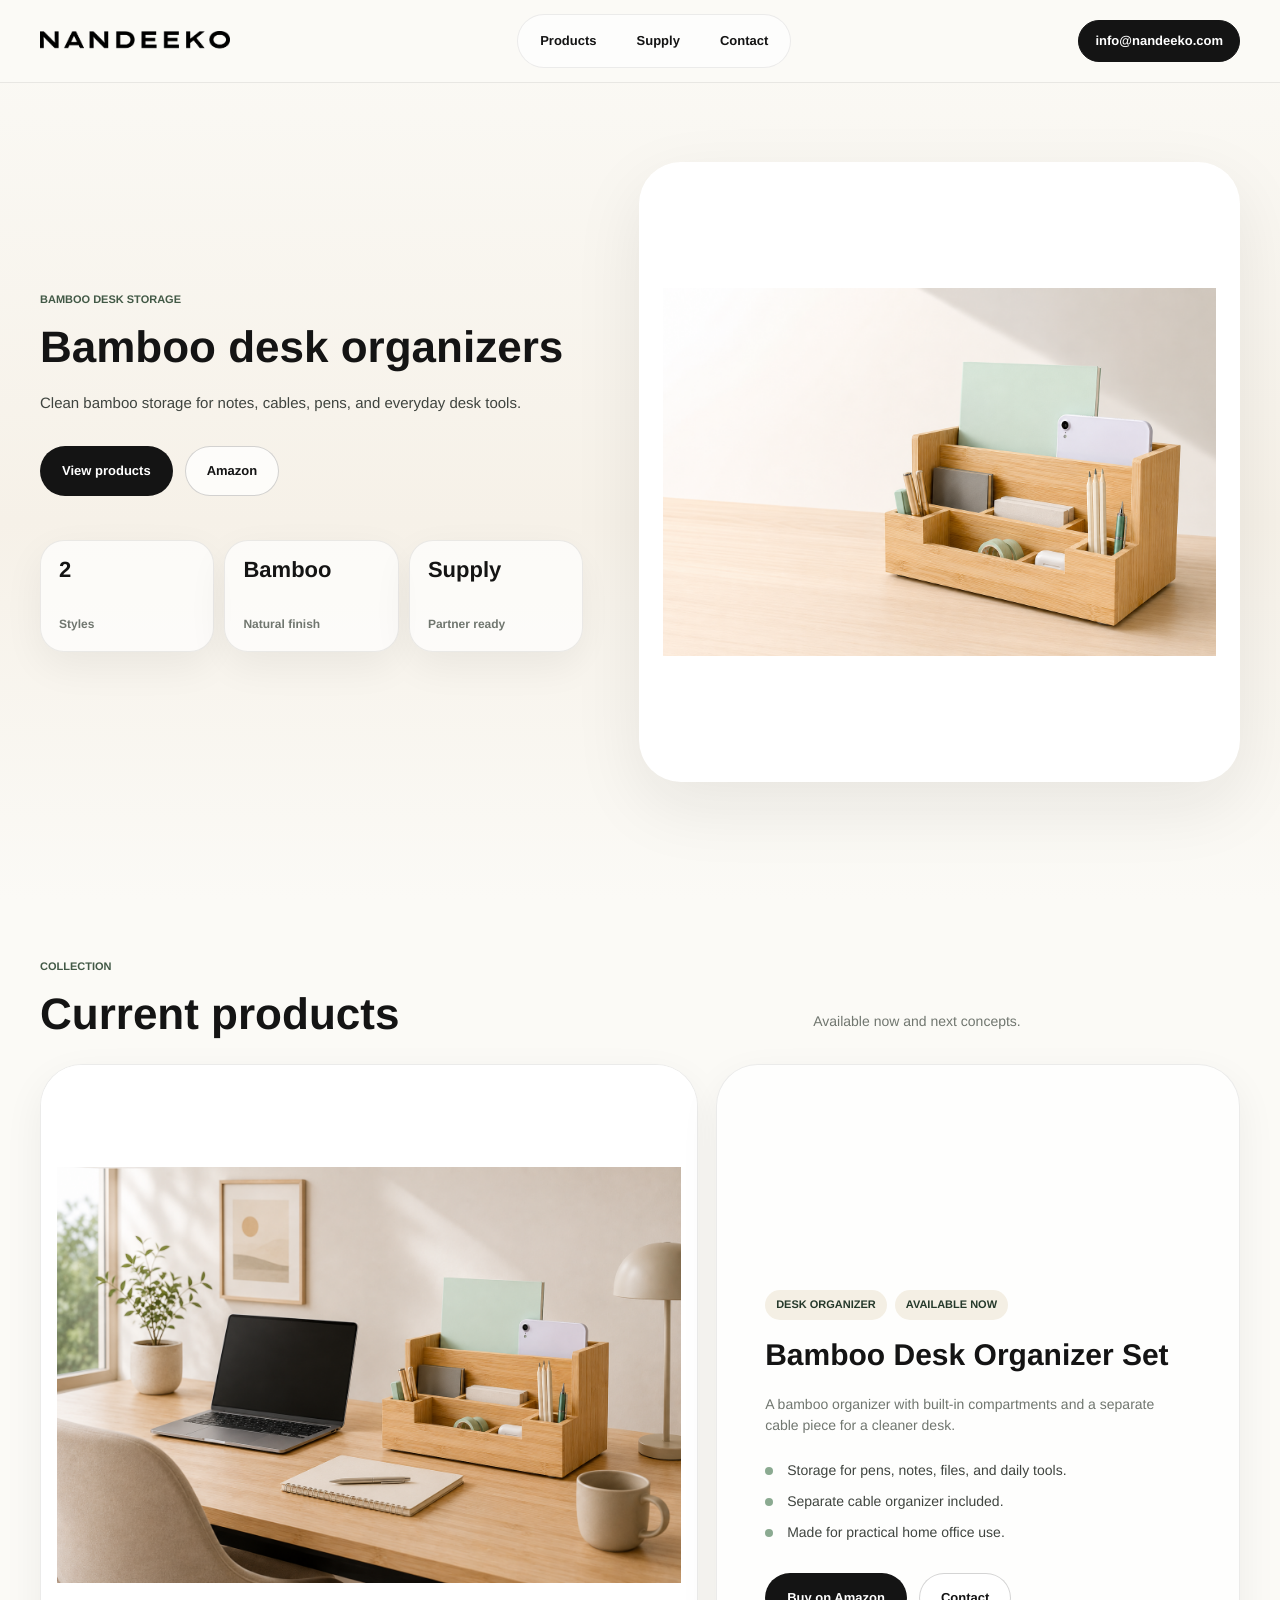
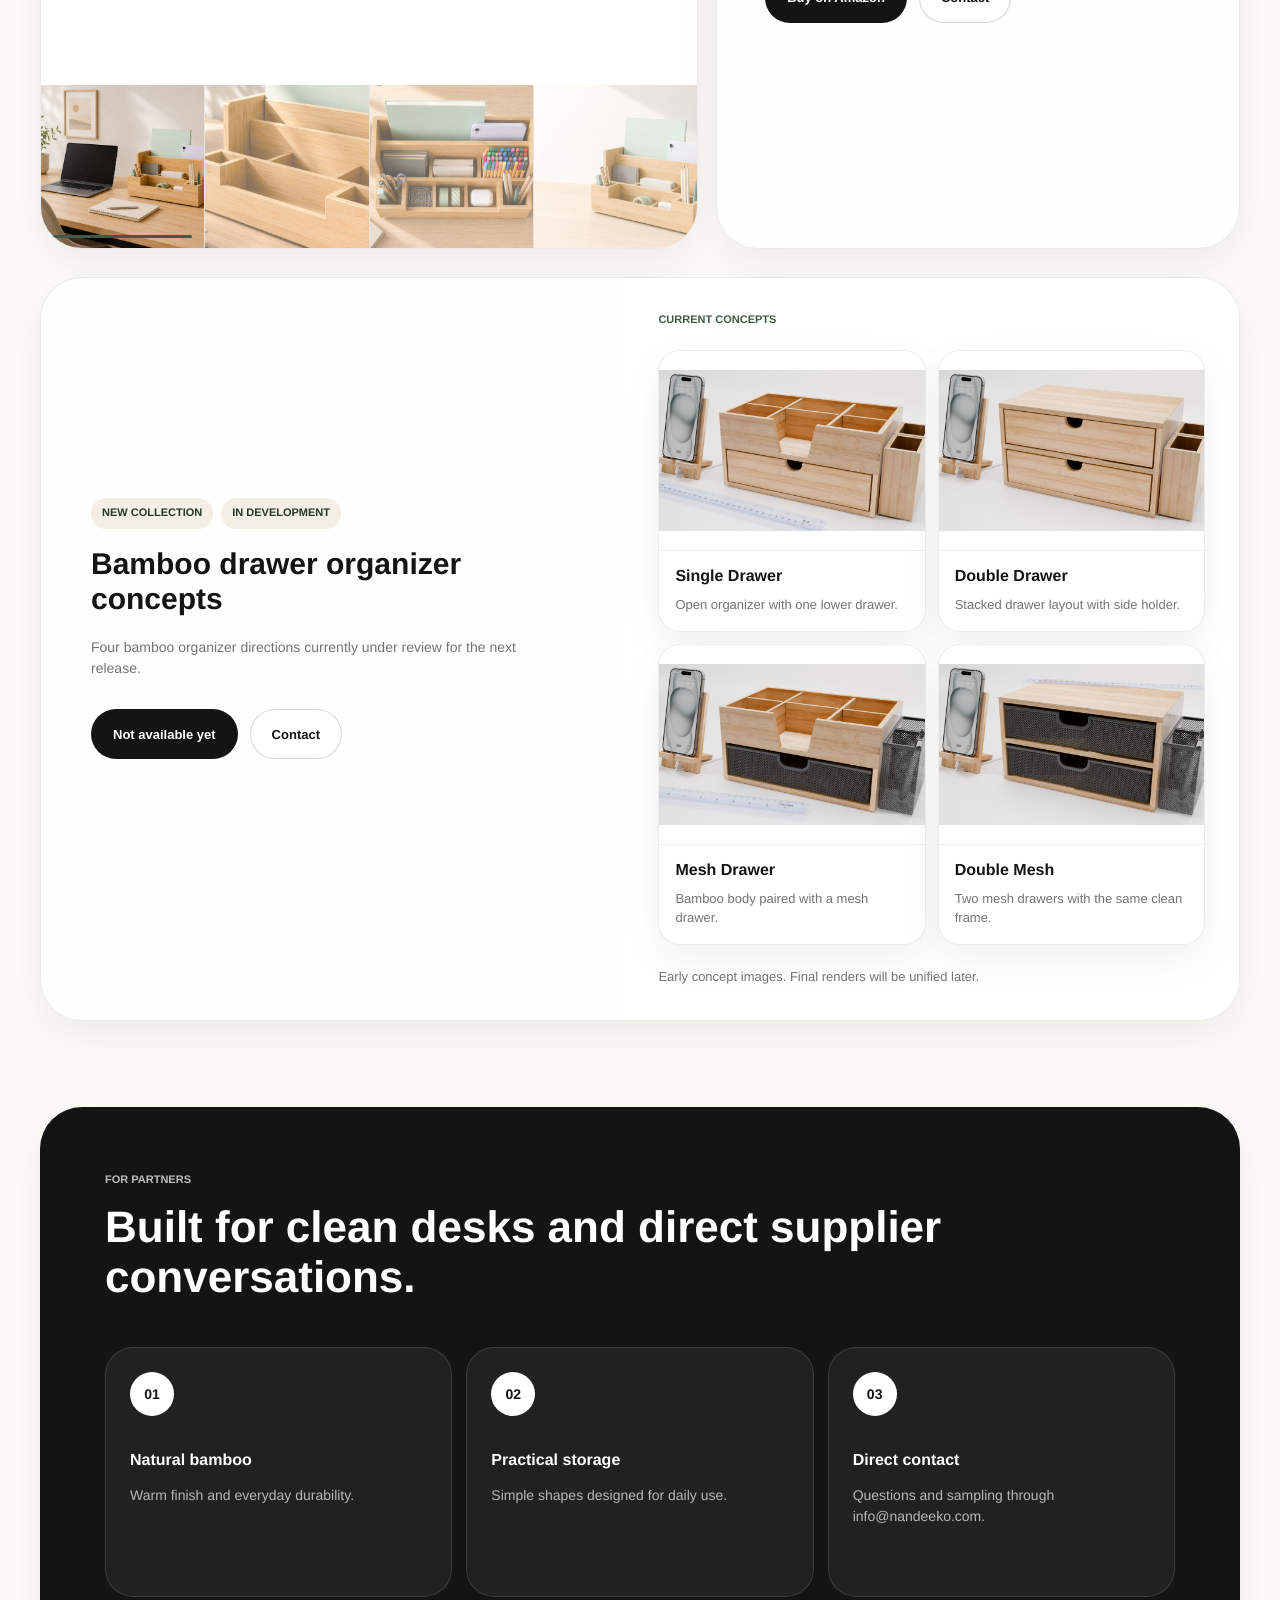
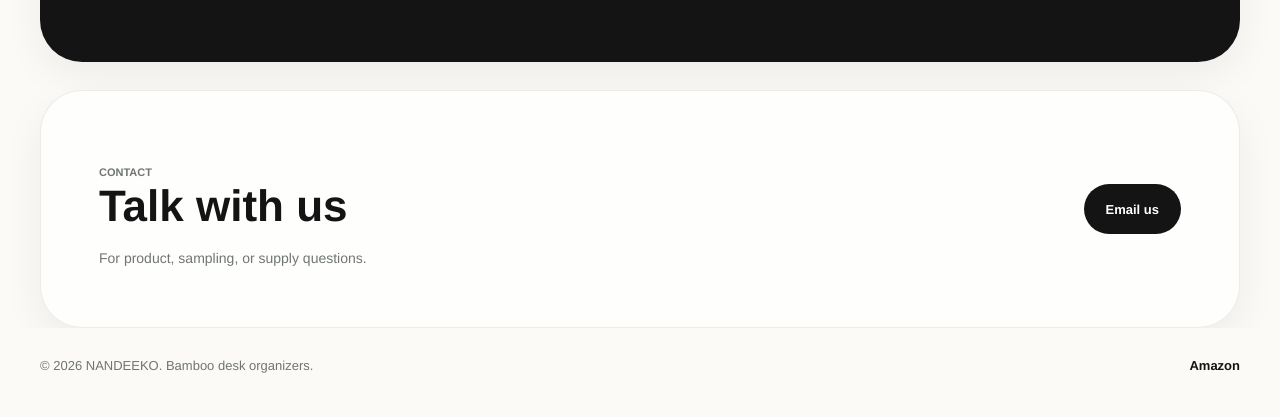
<file: index.html>
<!doctype html>
<html lang="en">
  <head>
    <meta charset="utf-8">
    <meta name="viewport" content="width=device-width, initial-scale=1">
    <title>NANDEEKO | Bamboo Desk Organizers</title>
    <meta
      name="description"
      content="NANDEEKO creates bamboo desk organizers for clean storage, simple cable control, and everyday workspace use."
    >
    <link rel="canonical" href="https://nandeeko.com/">
    <meta property="og:type" content="website">
    <meta property="og:title" content="NANDEEKO | Bamboo Desk Organizers">
    <meta
      property="og:description"
      content="A clean product catalog for NANDEEKO bamboo desk organizers."
    >
    <meta property="og:url" content="https://nandeeko.com/">
    <meta property="og:image" content="https://nandeeko.com/assets/fba001-hero-render.png">
    <meta name="twitter:card" content="summary_large_image">
    <link rel="icon" type="image/png" sizes="32x32" href="assets/favicon-32x32.png">
    <link rel="stylesheet" href="styles.css?v=13">
  </head>
  <body>
    <a class="skip-link" href="#products">Skip to products</a>

    <header class="site-header">
      <nav class="nav" aria-label="Primary navigation">
        <a class="brand" href="#" aria-label="NANDEEKO home">
          <img src="assets/nandeeko-logo.png?v=2" alt="NANDEEKO">
        </a>
        <div class="nav-links">
          <a href="#products">Products</a>
          <a href="#sourcing">Supply</a>
          <a href="#contact">Contact</a>
        </div>
        <a class="nav-cta" href="mailto:info@nandeeko.com">info@nandeeko.com</a>
      </nav>
    </header>

    <main>
      <section class="hero" aria-labelledby="hero-title">
        <img
          class="hero-image"
          src="assets/fba001-hero-render.png"
          alt="NANDEEKO bamboo desk organizer hero render"
        >
        <div class="hero-overlay" aria-hidden="true"></div>
        <div class="hero-inner">
          <p class="eyebrow">Bamboo desk storage</p>
          <h1 id="hero-title">Bamboo desk organizers</h1>
          <p class="hero-lede">
            Clean bamboo storage for notes, cables, pens, and everyday desk tools.
          </p>
          <div class="hero-actions">
            <a class="button button-primary" href="#products">View products</a>
            <a class="button button-light" href="https://www.amazon.com/dp/B0DG7K2MKN" target="_blank" rel="noopener noreferrer">
              Amazon
            </a>
          </div>
          <div class="hero-facts" aria-label="Catalog highlights">
            <div>
              <strong>2</strong>
              <span>Styles</span>
            </div>
            <div>
              <strong>Bamboo</strong>
              <span>Natural finish</span>
            </div>
            <div>
              <strong>Supply</strong>
              <span>Partner ready</span>
            </div>
          </div>
        </div>
      </section>

      <section class="section section-heading" id="products" aria-labelledby="products-title">
        <p class="eyebrow">Collection</p>
        <div class="section-heading-row">
          <h2 id="products-title">Current products</h2>
          <p>
            Available now and next concepts.
          </p>
        </div>
      </section>

      <section class="product-feature" aria-label="Bamboo Wood Desk Organizer">
        <div class="gallery-shell" data-gallery>
          <div class="gallery-stage">
            <img
              class="gallery-main"
              src="assets/fba001-desk-context-render.png"
              alt="Bamboo Wood Desk Organizer render"
              data-gallery-main
            >
          </div>
          <div class="gallery-thumbs" aria-label="Bamboo Wood Desk Organizer photos">
            <button class="thumb is-active" type="button" data-image="assets/fba001-desk-context-render.png" aria-label="Show product render 1">
              <img src="assets/fba001-desk-context-render.png" alt="">
            </button>
            <button class="thumb" type="button" data-image="assets/fba001-detail-render.png" aria-label="Show product render 2">
              <img src="assets/fba001-detail-render.png" alt="">
            </button>
            <button class="thumb" type="button" data-image="assets/fba001-top-view-render.png" aria-label="Show product render 3">
              <img src="assets/fba001-top-view-render.png" alt="">
            </button>
            <button class="thumb" type="button" data-image="assets/fba001-hero-render.png" aria-label="Show product render 4">
              <img src="assets/fba001-hero-render.png" alt="">
            </button>
          </div>
        </div>

        <article class="product-detail">
          <div class="product-meta">
            <span>Desk organizer</span>
            <span>Available now</span>
          </div>
          <h3>Bamboo Desk Organizer Set</h3>
          <p>
            A bamboo organizer with built-in compartments and a separate cable piece for a cleaner desk.
          </p>
          <ul class="product-points">
            <li>Storage for pens, notes, files, and daily tools.</li>
            <li>Separate cable organizer included.</li>
            <li>Made for practical home office use.</li>
          </ul>
          <div class="product-actions">
            <a
              class="button button-primary"
              href="https://www.amazon.com/dp/B0DG7K2MKN"
              target="_blank"
              rel="noopener noreferrer"
            >
              Buy on Amazon
            </a>
            <a class="button button-secondary" href="mailto:info@nandeeko.com?subject=NANDEEKO%20Desk%20Organizer%20inquiry">
              Contact
            </a>
          </div>
        </article>
      </section>

      <section class="product-secondary" aria-label="Upcoming product">
        <article class="upcoming-product">
          <div class="upcoming-copy">
            <div class="product-meta">
              <span>New collection</span>
              <span>In development</span>
            </div>
            <h3>Bamboo drawer organizer concepts</h3>
            <p>
              Four bamboo organizer directions currently under review for the next release.
            </p>
            <div class="product-actions">
              <button class="button button-primary" type="button" data-unavailable>
                Not available yet
              </button>
              <a class="button button-secondary" href="mailto:info@nandeeko.com?subject=NANDEEKO%20New%20collection%20inquiry">
                Contact
              </a>
            </div>
            <p class="availability-message" data-unavailable-message aria-live="polite"></p>
          </div>
          <div class="upcoming-variants" aria-label="New organizer concept variants">
            <div class="variant-board">
              <p class="variant-board-label">Current concepts</p>
              <div class="variant-grid">
                <article class="variant-card">
                  <div class="variant-card-media">
                    <img src="assets/fba002-1-render.png" alt="Single drawer organizer concept render">
                  </div>
                  <div class="variant-card-copy">
                    <strong>Single Drawer</strong>
                    <span>Open organizer with one lower drawer.</span>
                  </div>
                </article>
                <article class="variant-card">
                  <div class="variant-card-media">
                    <img src="assets/fba002-2-render.png" alt="Double drawer organizer concept render">
                  </div>
                  <div class="variant-card-copy">
                    <strong>Double Drawer</strong>
                    <span>Stacked drawer layout with side holder.</span>
                  </div>
                </article>
                <article class="variant-card">
                  <div class="variant-card-media">
                    <img src="assets/fba002-3-render.png" alt="Mesh drawer organizer concept render">
                  </div>
                  <div class="variant-card-copy">
                    <strong>Mesh Drawer</strong>
                    <span>Bamboo body paired with a mesh drawer.</span>
                  </div>
                </article>
                <article class="variant-card">
                  <div class="variant-card-media">
                    <img src="assets/fba002-4-render.png" alt="Double mesh drawer organizer concept render">
                  </div>
                  <div class="variant-card-copy">
                    <strong>Double Mesh</strong>
                    <span>Two mesh drawers with the same clean frame.</span>
                  </div>
                </article>
              </div>
              <p class="variant-board-note">
                Early concept images. Final renders will be unified later.
              </p>
            </div>
          </div>
        </article>
      </section>

      <section class="sourcing-section" id="sourcing" aria-labelledby="sourcing-title">
        <div>
          <p class="eyebrow">For partners</p>
          <h2 id="sourcing-title">Built for clean desks and direct supplier conversations.</h2>
        </div>
        <div class="sourcing-grid">
          <article>
            <span>01</span>
            <h3>Natural bamboo</h3>
            <p>Warm finish and everyday durability.</p>
          </article>
          <article>
            <span>02</span>
            <h3>Practical storage</h3>
            <p>Simple shapes designed for daily use.</p>
          </article>
          <article>
            <span>03</span>
            <h3>Direct contact</h3>
            <p>Questions and sampling through info@nandeeko.com.</p>
          </article>
        </div>
      </section>

      <section class="contact-section" id="contact" aria-labelledby="contact-title">
        <div>
          <p class="eyebrow">Contact</p>
          <h2 id="contact-title">Talk with us</h2>
          <p>For product, sampling, or supply questions.</p>
        </div>
        <a class="button button-primary" href="mailto:info@nandeeko.com">Email us</a>
      </section>
    </main>

    <footer class="site-footer">
      <p>&copy; <span data-year></span> NANDEEKO. Bamboo desk organizers.</p>
      <a href="https://www.amazon.com/dp/B0DG7K2MKN" target="_blank" rel="noopener noreferrer">
        Amazon
      </a>
    </footer>

    <script src="script.js?v=7"></script>
  </body>
</html>
</file>
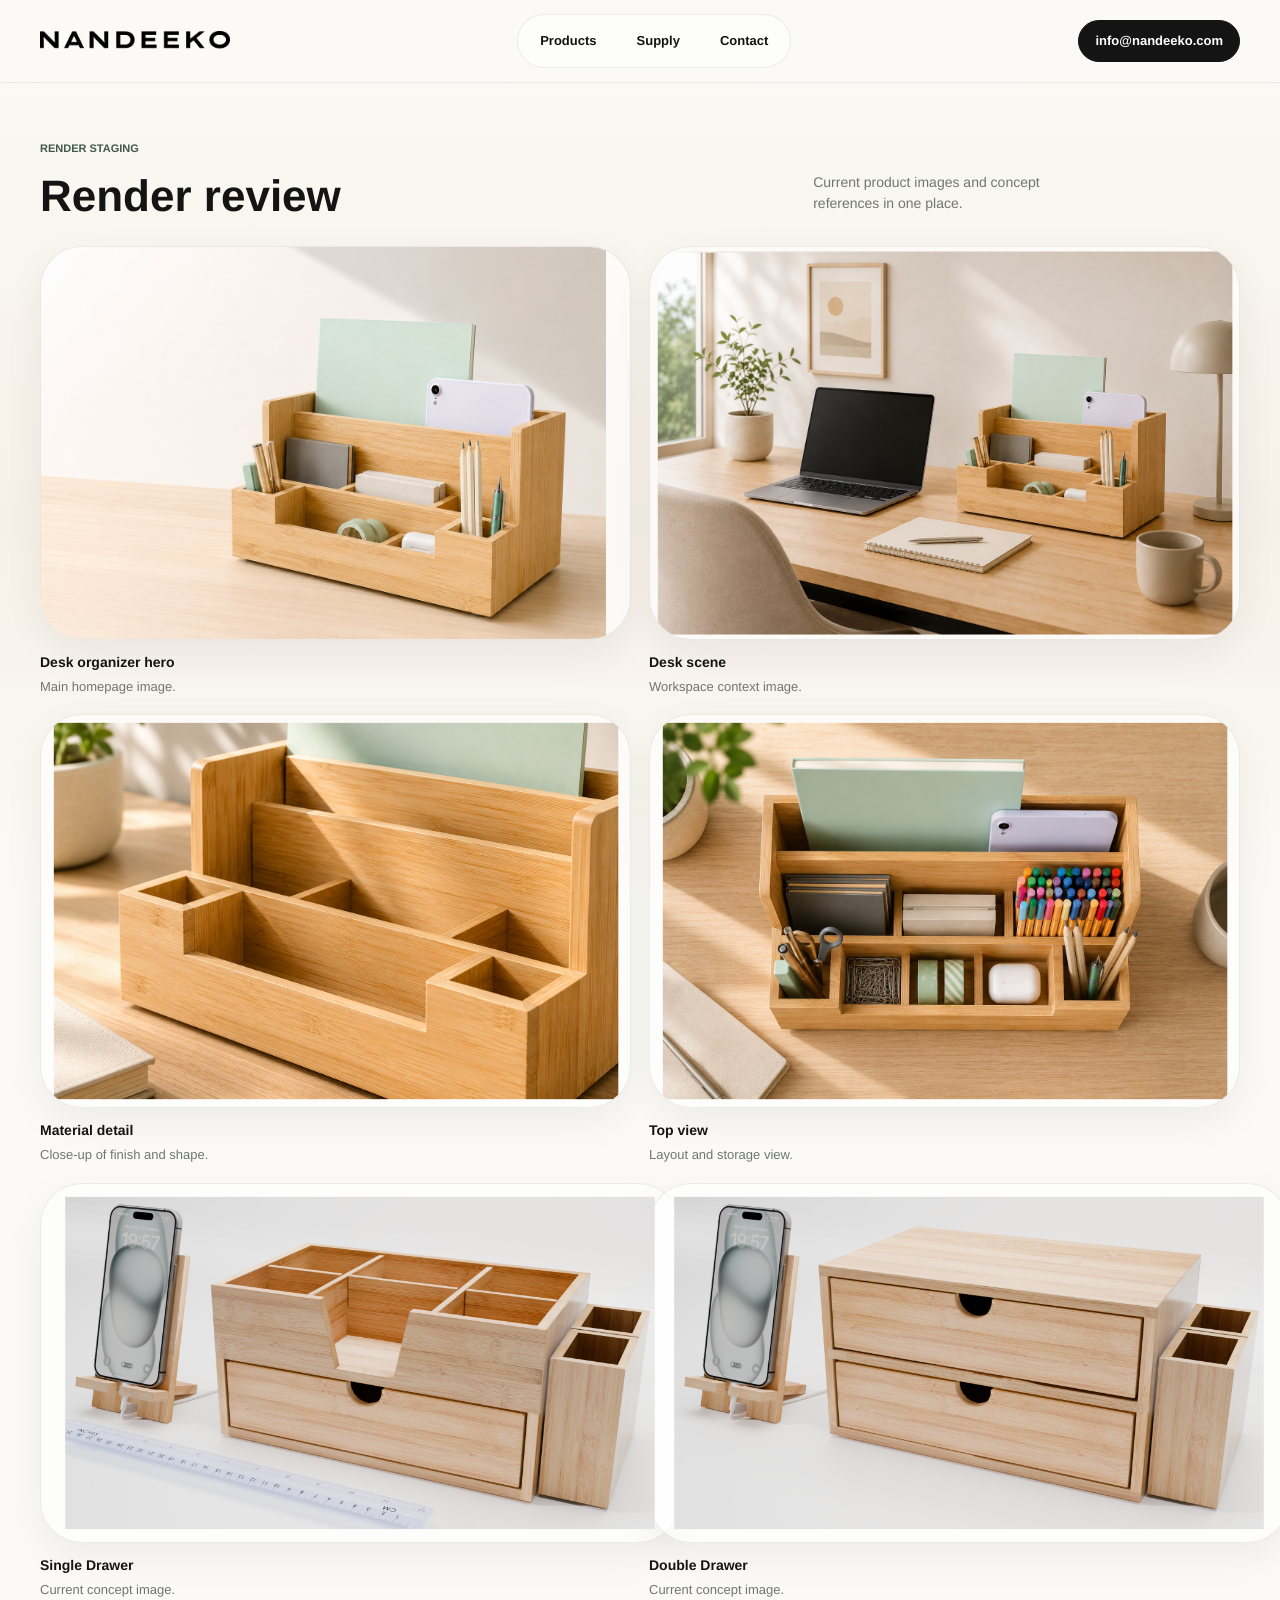
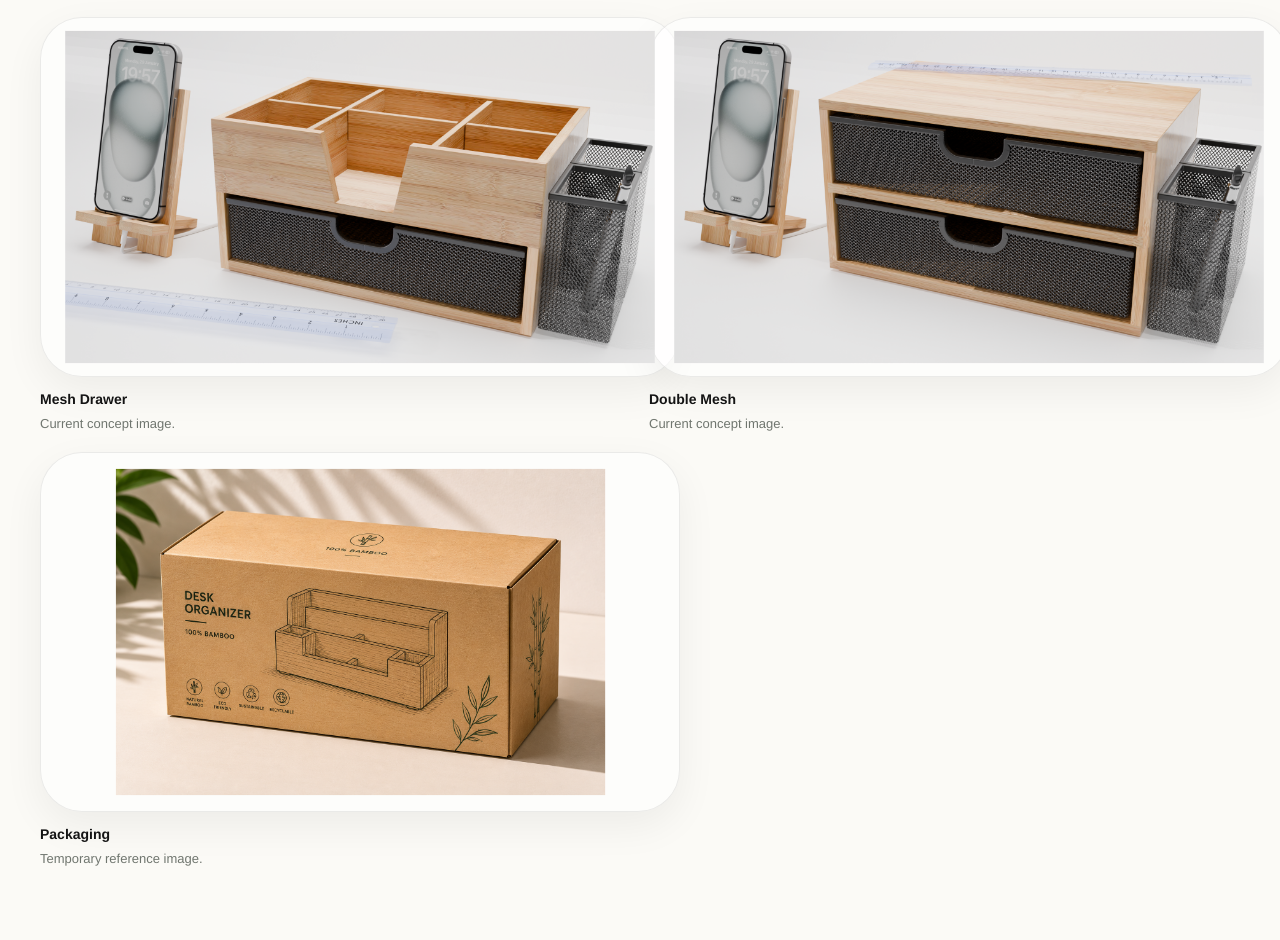
<file: renders.html>
<!doctype html>
<html lang="en">
  <head>
    <meta charset="utf-8">
    <meta name="viewport" content="width=device-width, initial-scale=1">
    <title>NANDEEKO | Render Staging</title>
    <meta name="robots" content="noindex">
    <link rel="icon" type="image/png" sizes="32x32" href="assets/favicon-32x32.png">
    <link rel="stylesheet" href="styles.css?v=13">
  </head>
  <body>
    <header class="site-header">
      <nav class="nav" aria-label="Primary navigation">
        <a class="brand" href="index.html" aria-label="NANDEEKO home">
          <img src="assets/nandeeko-logo.png?v=2" alt="NANDEEKO">
        </a>
        <div class="nav-links">
          <a href="index.html#products">Products</a>
          <a href="index.html#sourcing">Supply</a>
          <a href="index.html#contact">Contact</a>
        </div>
        <a class="nav-cta" href="mailto:info@nandeeko.com">info@nandeeko.com</a>
      </nav>
    </header>

    <main class="staging-page">
      <section class="section section-heading">
        <p class="eyebrow">Render staging</p>
        <div class="section-heading-row">
          <h1>Render review</h1>
          <p>
            Current product images and concept references in one place.
          </p>
        </div>
      </section>

      <section class="render-grid" aria-label="Future render placeholders">
        <figure
          class="render-slot"
          style="--slot-ratio: 3 / 2; --slot-scale: 1.24; --slot-shift-x: -8%;"
          data-render-src="assets/fba001-hero-render.png"
          data-render-alt="Desk organizer hero render"
        >
          <div class="render-slot-media render-placeholder">Desk organizer hero</div>
          <figcaption>
            <strong>Desk organizer hero</strong>
            <span>Main homepage image.</span>
          </figcaption>
        </figure>
        <figure
          class="render-slot"
          style="--slot-ratio: 3 / 2; --slot-scale: 1.14;"
          data-render-src="assets/fba001-desk-context-render.png"
          data-render-alt="Desk organizer desk scene"
        >
          <div class="render-slot-media render-placeholder">Desk scene</div>
          <figcaption>
            <strong>Desk scene</strong>
            <span>Workspace context image.</span>
          </figcaption>
        </figure>
        <figure
          class="render-slot"
          style="--slot-ratio: 3 / 2; --slot-scale: 1.12;"
          data-render-src="assets/fba001-detail-render.png"
          data-render-alt="Desk organizer detail render"
        >
          <div class="render-slot-media render-placeholder">Material detail</div>
          <figcaption>
            <strong>Material detail</strong>
            <span>Close-up of finish and shape.</span>
          </figcaption>
        </figure>
        <figure
          class="render-slot"
          style="--slot-ratio: 3 / 2; --slot-scale: 1.12;"
          data-render-src="assets/fba001-top-view-render.png"
          data-render-alt="Desk organizer top view render"
        >
          <div class="render-slot-media render-placeholder">Top view</div>
          <figcaption>
            <strong>Top view</strong>
            <span>Layout and storage view.</span>
          </figcaption>
        </figure>
        <figure
          class="render-slot"
          style="--slot-ratio: 16 / 9; --slot-scale: 1.1;"
          data-render-src="assets/fba002-1-render.png"
          data-render-alt="Single drawer concept render"
        >
          <div class="render-slot-media render-placeholder">Single Drawer</div>
          <figcaption>
            <strong>Single Drawer</strong>
            <span>Current concept image.</span>
          </figcaption>
        </figure>
        <figure
          class="render-slot"
          style="--slot-ratio: 16 / 9; --slot-scale: 1.1;"
          data-render-src="assets/fba002-2-render.png"
          data-render-alt="Double drawer concept render"
        >
          <div class="render-slot-media render-placeholder">Double Drawer</div>
          <figcaption>
            <strong>Double Drawer</strong>
            <span>Current concept image.</span>
          </figcaption>
        </figure>
        <figure
          class="render-slot"
          style="--slot-ratio: 16 / 9; --slot-scale: 1.1;"
          data-render-src="assets/fba002-3-render.png"
          data-render-alt="Mesh drawer concept render"
        >
          <div class="render-slot-media render-placeholder">Mesh Drawer</div>
          <figcaption>
            <strong>Mesh Drawer</strong>
            <span>Current concept image.</span>
          </figcaption>
        </figure>
        <figure
          class="render-slot"
          style="--slot-ratio: 16 / 9; --slot-scale: 1.1;"
          data-render-src="assets/fba002-4-render.png"
          data-render-alt="Double mesh concept render"
        >
          <div class="render-slot-media render-placeholder">Double Mesh</div>
          <figcaption>
            <strong>Double Mesh</strong>
            <span>Current concept image.</span>
          </figcaption>
        </figure>
        <figure
          class="render-slot"
          style="--slot-ratio: 16 / 9; --slot-scale: 1.08;"
          data-render-src="assets/future-renders/packaging-render.png"
          data-render-alt="Packaging render"
        >
          <div class="render-slot-media render-placeholder">Packaging render</div>
          <figcaption>
            <strong>Packaging</strong>
            <span>Temporary reference image.</span>
          </figcaption>
        </figure>
      </section>
    </main>

    <script src="script.js?v=7"></script>
  </body>
</html>
</file>
<file: styles.css>
:root {
  --ink: #141414;
  --ink-soft: #3f443f;
  --muted: #70766f;
  --line: #e7e3dc;
  --paper: #fbfaf6;
  --surface: #ffffff;
  --cream: #f4efe4;
  --cream-strong: #ede4d9;
  --sage: #8baa91;
  --moss: #425946;
  --moss-dark: #25392b;
  --earth: #a68a64;
  --shadow: 0 24px 70px rgba(20, 20, 20, 0.08);
  --shadow-soft: 0 14px 40px rgba(20, 20, 20, 0.06);
  --radius-xl: 42px;
  --radius-lg: 28px;
  --radius-md: 18px;
  --radius-sm: 12px;
  --content: 1200px;
}

* {
  box-sizing: border-box;
}

html {
  scroll-behavior: smooth;
}

body {
  margin: 0;
  background: var(--paper);
  color: var(--ink);
  font-family: Inter, Arial, Helvetica, sans-serif;
  font-size: 14px;
  line-height: 1.5;
  text-rendering: geometricPrecision;
}

body::before {
  content: "";
  position: fixed;
  inset: 0;
  z-index: -1;
  pointer-events: none;
  background: linear-gradient(180deg, #fbfaf6 0%, #f6f1e8 58%, #fbfaf6 100%);
}

img {
  display: block;
  max-width: 100%;
}

a {
  color: inherit;
}

button,
input,
textarea,
select {
  font: inherit;
}

.skip-link {
  position: absolute;
  left: 16px;
  top: -52px;
  z-index: 20;
  border-radius: 999px;
  background: var(--ink);
  color: #ffffff;
  padding: 10px 14px;
  text-decoration: none;
}

.skip-link:focus {
  top: 16px;
}

.site-header {
  position: sticky;
  top: 0;
  z-index: 10;
  border-bottom: 1px solid rgba(20, 20, 20, 0.08);
  background: rgba(251, 250, 246, 0.88);
  backdrop-filter: blur(18px);
}

.nav {
  width: min(var(--content), calc(100% - 48px));
  min-height: 82px;
  margin: 0 auto;
  display: grid;
  grid-template-columns: auto 1fr auto;
  align-items: center;
  gap: 30px;
}

.brand {
  width: 190px;
  display: inline-flex;
  align-items: center;
  text-decoration: none;
}

.brand img {
  width: 100%;
  height: auto;
}

.nav-links {
  justify-self: center;
  display: flex;
  align-items: center;
  gap: 8px;
  border: 1px solid rgba(20, 20, 20, 0.08);
  border-radius: 999px;
  background: rgba(255, 255, 255, 0.72);
  padding: 6px;
}

.nav-links a,
.nav-cta {
  border-radius: 999px;
  padding: 10px 16px;
  color: var(--ink);
  font-size: 13px;
  font-weight: 650;
  text-decoration: none;
  transition: background-color 180ms ease, color 180ms ease, transform 180ms ease;
}

.nav-links a:hover,
.nav-links a:focus-visible {
  background: var(--cream);
}

.nav-cta {
  justify-self: end;
  border: 1px solid var(--ink);
  background: var(--ink);
  color: #ffffff;
}

.nav-cta:hover,
.nav-cta:focus-visible {
  transform: translateY(-1px);
  background: var(--moss-dark);
}

main {
  overflow: hidden;
}

#products,
#sourcing,
#contact {
  scroll-margin-top: 104px;
}

.hero {
  width: min(var(--content), calc(100% - 48px));
  min-height: calc(100vh - 82px);
  margin: 0 auto;
  padding: 34px 0 74px;
  display: grid;
  grid-template-columns: minmax(0, 0.95fr) minmax(390px, 1.05fr);
  gap: 56px;
  align-items: center;
}

.hero::before {
  content: "";
  grid-column: 1 / -1;
  grid-row: 1;
  display: none;
}

.hero-image {
  grid-column: 2;
  grid-row: 1;
  width: 100%;
  height: min(620px, calc(100vh - 155px));
  min-height: 470px;
  border-radius: var(--radius-xl);
  background: #ffffff;
  object-fit: contain;
  object-position: center;
  padding: 24px;
  box-shadow: var(--shadow);
}

.hero-overlay {
  display: none;
}

.hero-inner {
  grid-column: 1;
  grid-row: 1;
  align-self: center;
}

.eyebrow {
  margin: 0 0 14px;
  color: var(--moss);
  font-size: 11px;
  font-weight: 760;
  letter-spacing: 0;
  text-transform: uppercase;
}

h1,
h2,
h3,
p {
  overflow-wrap: break-word;
}

h1,
h2,
h3 {
  margin: 0;
  color: var(--ink);
  letter-spacing: 0;
}

h1 {
  max-width: 620px;
  font-size: 44px;
  line-height: 1.13;
  font-weight: 660;
}

h2 {
  font-size: 44px;
  line-height: 1.14;
  font-weight: 660;
}

h3 {
  font-size: 30px;
  line-height: 1.18;
  font-weight: 660;
}

.hero-lede {
  max-width: 560px;
  margin: 20px 0 0;
  color: var(--ink-soft);
  font-size: 15px;
  line-height: 1.55;
}

.hero-actions,
.product-actions {
  display: flex;
  flex-wrap: wrap;
  gap: 12px;
  margin-top: 30px;
}

.button {
  min-height: 50px;
  display: inline-flex;
  align-items: center;
  justify-content: center;
  border: 1px solid transparent;
  border-radius: 999px;
  padding: 13px 21px;
  font-size: 13px;
  font-weight: 750;
  line-height: 1;
  text-decoration: none;
  cursor: pointer;
  transition: transform 180ms ease, background-color 180ms ease, border-color 180ms ease, color 180ms ease;
}

.button:hover,
.button:focus-visible {
  transform: translateY(-2px);
}

.button-primary {
  background: var(--ink);
  color: #ffffff;
}

.button-primary:hover,
.button-primary:focus-visible {
  background: var(--moss-dark);
}

.button-secondary,
.button-light {
  border-color: rgba(20, 20, 20, 0.18);
  background: rgba(255, 255, 255, 0.74);
  color: var(--ink);
}

.button-secondary:hover,
.button-secondary:focus-visible,
.button-light:hover,
.button-light:focus-visible {
  border-color: var(--ink);
  background: #ffffff;
}

.hero-facts {
  margin-top: 44px;
  display: grid;
  grid-template-columns: repeat(3, minmax(0, 1fr));
  gap: 10px;
  max-width: 620px;
}

.hero-facts div {
  min-height: 112px;
  border: 1px solid rgba(20, 20, 20, 0.08);
  border-radius: 24px;
  background: rgba(255, 255, 255, 0.66);
  padding: 18px;
  display: flex;
  flex-direction: column;
  justify-content: space-between;
  box-shadow: var(--shadow-soft);
}

.hero-facts strong {
  display: block;
  color: var(--ink);
  font-size: 22px;
  line-height: 1;
}

.hero-facts span {
  color: var(--muted);
  font-size: 12px;
  font-weight: 650;
}

.section {
  width: min(var(--content), calc(100% - 48px));
  margin: 0 auto;
}

.section-heading {
  padding: 58px 0 24px;
}

.section-heading-row {
  display: grid;
  grid-template-columns: minmax(0, 0.95fr) minmax(320px, 0.55fr);
  gap: 36px;
  align-items: end;
}

.section-heading-row p {
  margin: 0 0 8px;
  color: var(--muted);
  font-size: 14px;
  max-width: 280px;
}

.product-feature {
  width: min(var(--content), calc(100% - 48px));
  margin: 0 auto;
  display: grid;
  grid-template-columns: minmax(0, 0.98fr) minmax(390px, 0.78fr);
  gap: 18px;
  align-items: stretch;
  padding-bottom: 28px;
}

.gallery-shell,
.product-detail,
.upcoming-product,
.sourcing-section,
.contact-section {
  border: 1px solid rgba(20, 20, 20, 0.08);
  background: rgba(255, 255, 255, 0.78);
  box-shadow: var(--shadow-soft);
}

.gallery-shell {
  min-width: 0;
  border-radius: var(--radius-xl);
  overflow: hidden;
}

.gallery-stage {
  min-height: 620px;
  background: #ffffff;
}

.gallery-main {
  width: 100%;
  height: 620px;
  padding: 16px;
  background: #ffffff;
  object-fit: contain;
  object-position: center;
}

.gallery-thumbs {
  display: grid;
  grid-template-columns: repeat(4, 1fr);
  gap: 1px;
  background: var(--line);
}

.thumb {
  position: relative;
  min-width: 0;
  border: 0;
  background: #ffffff;
  padding: 0;
  cursor: pointer;
}

.thumb::after {
  content: "";
  position: absolute;
  inset: auto 12px 10px;
  height: 3px;
  border-radius: 999px;
  background: transparent;
}

.thumb img {
  width: 100%;
  aspect-ratio: 1 / 1;
  object-fit: cover;
  opacity: 0.64;
  transition: opacity 180ms ease, transform 180ms ease;
}

.thumb:hover img,
.thumb:focus-visible img,
.thumb.is-active img {
  opacity: 1;
}

.thumb.is-active::after,
.thumb:focus-visible::after {
  background: var(--moss);
}

.product-detail {
  border-radius: var(--radius-xl);
  padding: 48px;
  display: flex;
  flex-direction: column;
  justify-content: center;
}

.product-meta {
  display: flex;
  flex-wrap: wrap;
  gap: 8px;
  margin-bottom: 18px;
}

.product-meta span {
  display: inline-flex;
  align-items: center;
  min-height: 30px;
  border-radius: 999px;
  background: var(--cream);
  color: var(--moss-dark);
  padding: 7px 11px;
  font-size: 11px;
  font-weight: 800;
  letter-spacing: 0;
  text-transform: uppercase;
}

.product-detail p,
.upcoming-copy p,
.contact-section p,
.sourcing-grid p {
  color: var(--muted);
}

.product-detail p,
.upcoming-copy p {
  margin: 20px 0 0;
  font-size: 14px;
}

.product-points {
  margin: 24px 0 0;
  padding: 0;
  list-style: none;
  display: grid;
  gap: 10px;
}

.product-points li {
  position: relative;
  padding-left: 22px;
  color: var(--ink-soft);
}

.product-points li::before {
  content: "";
  position: absolute;
  left: 0;
  top: 0.52em;
  width: 8px;
  height: 8px;
  border-radius: 999px;
  background: var(--sage);
}

.product-secondary {
  width: min(var(--content), calc(100% - 48px));
  margin: 0 auto;
  padding: 0 0 86px;
}

.upcoming-product {
  display: grid;
  grid-template-columns: minmax(0, 0.92fr) minmax(390px, 1fr);
  gap: 18px;
  border-radius: var(--radius-xl);
  overflow: hidden;
}

.upcoming-copy {
  padding: 50px;
  align-self: center;
}

.upcoming-media {
  min-height: 520px;
  margin: 0;
  background: #ffffff;
}

.upcoming-variants {
  min-height: 520px;
  padding: 34px;
  background: rgba(255, 255, 255, 0.88);
  display: flex;
  align-items: center;
}

.variant-board {
  width: 100%;
  display: grid;
  gap: 22px;
}

.variant-board-label {
  margin: 0;
  color: var(--moss);
  font-size: 11px;
  font-weight: 760;
  text-transform: uppercase;
}

.variant-grid {
  display: grid;
  grid-template-columns: repeat(auto-fit, minmax(min(100%, 260px), 1fr));
  gap: 12px;
}

.variant-card {
  --frame-scale: 1.08;
  margin: 0;
  border: 1px solid rgba(20, 20, 20, 0.08);
  border-radius: 22px;
  background: #ffffff;
  overflow: hidden;
  display: flex;
  flex-direction: column;
  box-shadow: var(--shadow-soft);
}

.variant-card-media {
  aspect-ratio: 4 / 3;
  display: flex;
  align-items: center;
  justify-content: center;
  background: #ffffff;
  padding: 0;
}

.variant-card img {
  width: 100%;
  height: 100%;
  object-fit: contain;
  object-position: center;
  padding: 0;
  transform: translate(var(--frame-shift-x, 0px), var(--frame-shift-y, 0px))
    scale(var(--frame-scale, 1));
  transform-origin: center center;
}

.variant-card-copy {
  padding: 14px 16px 16px;
  display: grid;
  gap: 6px;
  border-top: 1px solid rgba(20, 20, 20, 0.06);
}

.variant-card-copy strong {
  color: var(--ink);
  font-size: 16px;
  font-weight: 700;
}

.variant-card-copy span,
.variant-board-note {
  color: var(--muted);
  font-size: 13px;
}

.variant-board-note {
  margin: 0;
  max-width: 440px;
}

.upcoming-media img {
  width: 100%;
  height: 100%;
  min-height: 520px;
  object-fit: cover;
}

.feature-list {
  display: grid;
  gap: 11px;
  margin: 26px 0 0;
  padding: 0;
  list-style: none;
}

.feature-list li {
  position: relative;
  padding-left: 26px;
  color: var(--ink-soft);
}

.feature-list li::before {
  content: "";
  position: absolute;
  left: 0;
  top: 0.58em;
  width: 9px;
  height: 9px;
  border-radius: 999px;
  background: var(--sage);
  box-shadow: 0 0 0 5px rgba(139, 170, 145, 0.16);
}

.availability-message {
  min-height: 1.5em;
  margin-top: 16px;
  color: var(--moss-dark);
  font-weight: 800;
}

.sourcing-section {
  width: min(var(--content), calc(100% - 48px));
  margin: 0 auto 28px;
  border-radius: var(--radius-xl);
  background: var(--ink);
  color: #ffffff;
  padding: 64px;
}

.sourcing-section .eyebrow,
.sourcing-section h2,
.sourcing-grid h3 {
  color: #ffffff;
}

.sourcing-section .eyebrow {
  opacity: 0.72;
}

.sourcing-section h2 {
  max-width: 920px;
}

.sourcing-grid {
  display: grid;
  grid-template-columns: repeat(3, minmax(0, 1fr));
  gap: 14px;
  margin-top: 44px;
}

.sourcing-grid article {
  min-height: 250px;
  border: 1px solid rgba(255, 255, 255, 0.12);
  border-radius: var(--radius-lg);
  background: rgba(255, 255, 255, 0.06);
  padding: 24px;
}

.sourcing-grid span {
  display: inline-flex;
  width: 44px;
  height: 44px;
  align-items: center;
  justify-content: center;
  border-radius: 50%;
  background: #ffffff;
  color: var(--ink);
  font-weight: 800;
}

.sourcing-grid h3 {
  margin-top: 36px;
  font-size: 16px;
  letter-spacing: 0;
}

.sourcing-grid p {
  margin-bottom: 0;
  color: rgba(255, 255, 255, 0.68);
}

.contact-section {
  width: min(var(--content), calc(100% - 48px));
  margin: 0 auto;
  border-radius: var(--radius-xl);
  padding: 58px;
  display: grid;
  grid-template-columns: minmax(0, 1fr) auto;
  gap: 28px;
  align-items: center;
}

.contact-section p {
  margin: 16px 0 0;
  max-width: 640px;
}

.site-footer {
  width: min(var(--content), calc(100% - 48px));
  margin: 0 auto;
  padding: 28px 0 42px;
  display: flex;
  justify-content: space-between;
  gap: 18px;
  color: var(--muted);
  font-size: 13px;
}

.site-footer p {
  margin: 0;
}

.site-footer a {
  color: var(--ink);
  font-weight: 750;
  text-decoration: none;
}

.staging-page {
  min-height: calc(100vh - 82px);
  padding-bottom: 72px;
}

.render-grid {
  width: min(var(--content), calc(100% - 48px));
  margin: 0 auto;
  display: grid;
  grid-template-columns: repeat(auto-fit, minmax(min(100%, 520px), 1fr));
  gap: 18px;
  align-items: start;
}

.render-slot {
  --slot-scale: 1.1;
  margin: 0;
  display: grid;
  gap: 12px;
}

.render-slot-media {
  aspect-ratio: 4 / 3;
  aspect-ratio: var(--slot-ratio, 4 / 3);
  border-radius: var(--radius-xl);
  background: #ffffff;
  display: flex;
  align-items: center;
  justify-content: center;
  padding: 0;
  overflow: hidden;
}

.render-slot-media.has-image {
  border: 1px solid rgba(20, 20, 20, 0.08);
  box-shadow: var(--shadow-soft);
}

.render-slot-media img {
  width: 100%;
  height: 100%;
  object-fit: contain;
  object-position: center;
  padding: 0;
  transform: translate(var(--frame-shift-x, var(--slot-shift-x, 0px)), var(--frame-shift-y, var(--slot-shift-y, 0px)))
    scale(var(--frame-scale, var(--slot-scale, 1)));
  transform-origin: center center;
}

.render-placeholder {
  min-height: 360px;
  border: 1px dashed rgba(20, 20, 20, 0.22);
  border-radius: var(--radius-xl);
  background: rgba(255, 255, 255, 0.56);
  color: var(--muted);
  display: flex;
  align-items: center;
  justify-content: center;
  padding: 28px;
  text-align: center;
  font-weight: 750;
}

.render-slot figcaption {
  display: grid;
  gap: 4px;
  color: var(--muted);
  font-size: 13px;
}

.render-slot figcaption strong {
  color: var(--ink);
  font-size: 14px;
}

@media (max-width: 980px) {
  .nav {
    width: calc(100% - 32px);
    min-height: 0;
    padding: 14px 0;
    grid-template-columns: 1fr;
    justify-items: center;
    gap: 12px;
  }

  .nav-links {
    order: 2;
    grid-column: auto;
    width: 100%;
    max-width: 420px;
    justify-self: center;
    justify-content: center;
    flex-wrap: wrap;
  }

  .nav-cta {
    display: none;
  }

  .hero,
  .product-feature,
  .upcoming-product,
  .section-heading-row,
  .contact-section {
    grid-template-columns: 1fr;
  }

  .hero {
    min-height: 0;
    gap: 34px;
  }

  .hero-image {
    grid-column: 1;
    grid-row: 2;
    height: auto;
    min-height: 0;
    aspect-ratio: 4 / 3;
  }

  .hero-inner {
    grid-column: 1;
    grid-row: 1;
  }

  .product-detail {
    order: -1;
  }

  .gallery-stage,
  .gallery-main,
  .upcoming-media,
  .upcoming-media img,
  .upcoming-variants {
    min-height: 0;
  }

  .gallery-main,
  .upcoming-media img {
    height: auto;
    aspect-ratio: 1 / 1;
  }

  .sourcing-grid {
    grid-template-columns: 1fr;
  }

  .sourcing-grid article {
    min-height: 0;
  }
}

@media (max-width: 680px) {
  .nav {
    width: calc(100% - 28px);
  }

  .brand {
    width: 150px;
  }

  .nav-links {
    max-width: 320px;
    overflow: visible;
    padding: 5px;
  }

  .nav-links a {
    flex: 1 1 92px;
    text-align: center;
    white-space: nowrap;
  }

  .hero,
  .section,
  .product-feature,
  .product-secondary,
  .sourcing-section,
  .contact-section,
  .site-footer,
  .render-grid {
    width: calc(100% - 28px);
  }

  .hero {
    padding: 30px 0 54px;
    gap: 20px;
  }

  h1 {
    font-size: 31px;
    line-height: 1.14;
  }

  h2 {
    font-size: 26px;
    line-height: 1.16;
  }

  h3 {
    font-size: 20px;
    line-height: 1.2;
  }

  .hero-facts {
    grid-template-columns: repeat(3, minmax(0, 1fr));
    gap: 8px;
  }

  .hero-facts div {
    min-height: 76px;
    padding: 14px 12px;
  }

  .hero-actions,
  .product-actions,
  .site-footer {
    flex-direction: column;
  }

  .button {
    width: 100%;
  }

  .gallery-shell,
  .product-detail,
  .upcoming-product,
  .sourcing-section,
  .contact-section {
    border-radius: 28px;
  }

  .product-detail,
  .upcoming-copy,
  .sourcing-section,
  .contact-section {
    padding: 24px;
  }

  .gallery-thumbs {
    grid-template-columns: repeat(2, 1fr);
  }

  .render-grid {
    grid-template-columns: 1fr;
  }

  .render-placeholder {
    min-height: 240px;
  }

  .render-slot-media img {
    min-height: 0;
  }

  .variant-grid {
    grid-template-columns: 1fr;
  }
}
</file>
